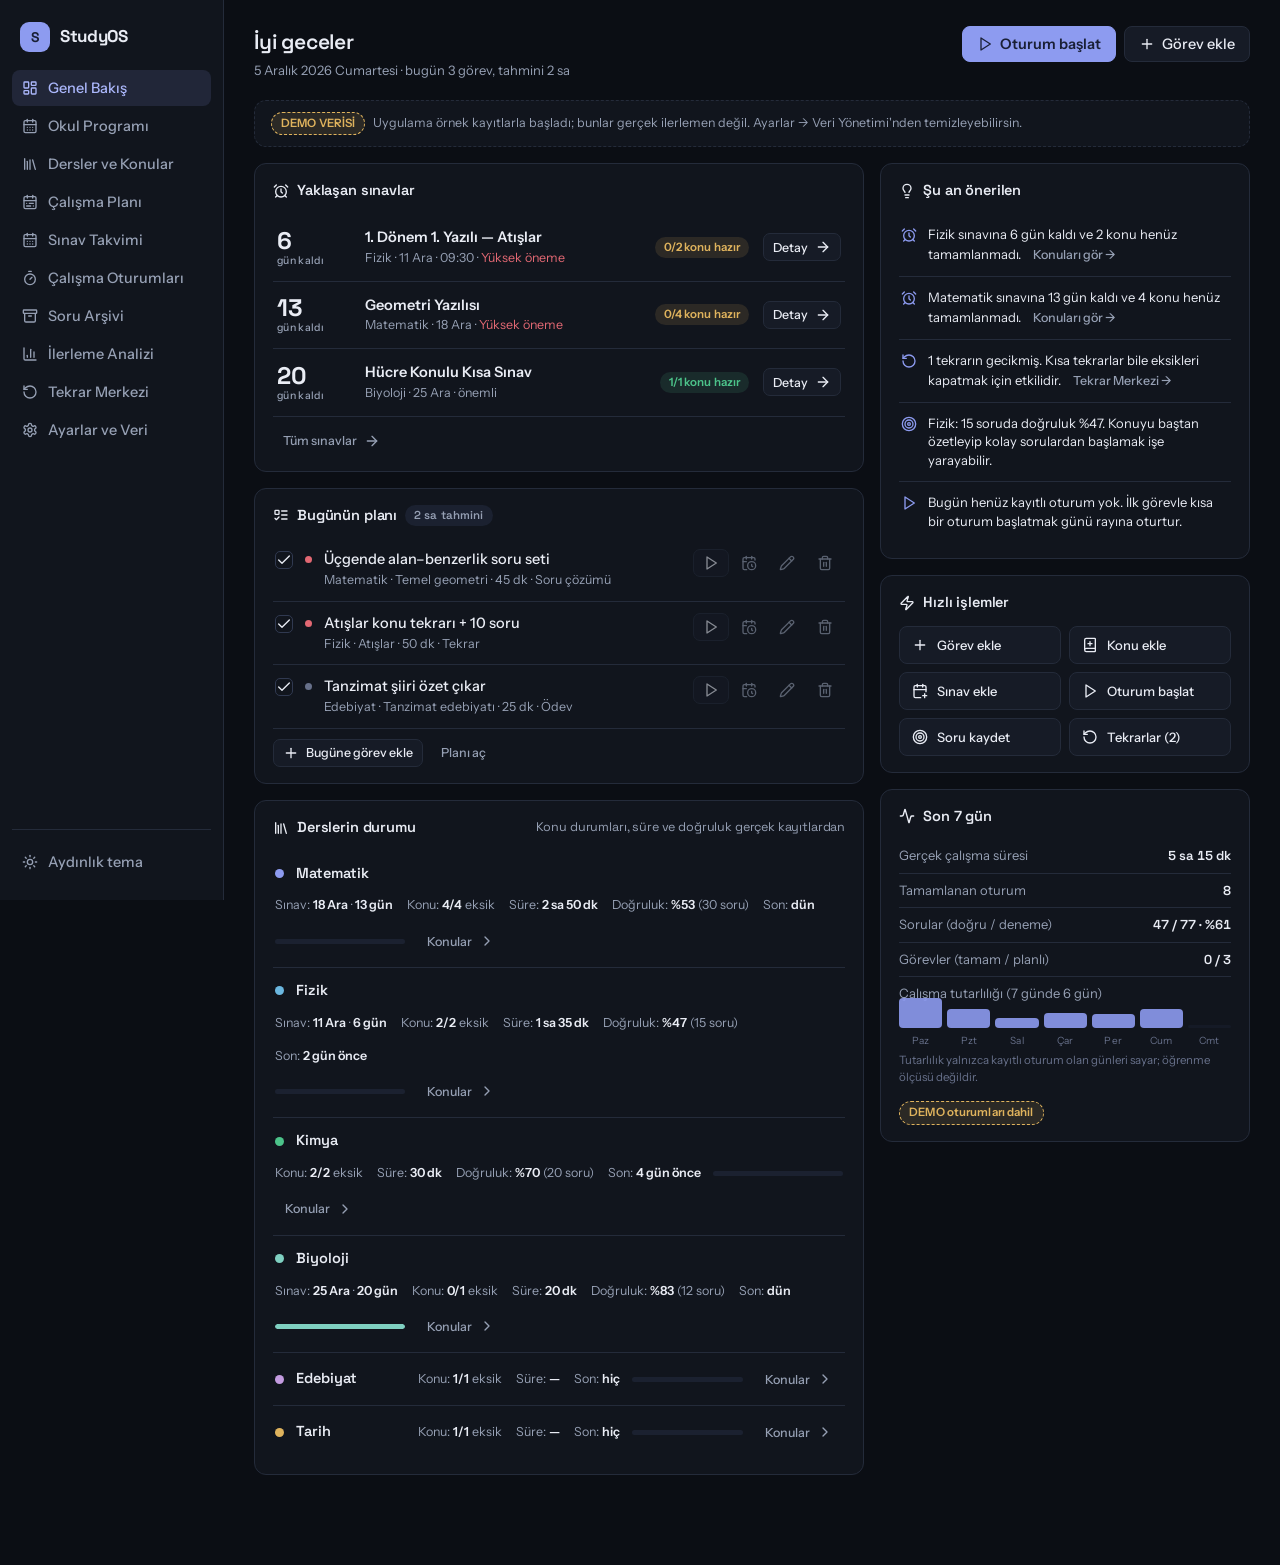
<file: index.html>
<!DOCTYPE html>
<html lang="tr" data-theme="dark">
<head>
<meta charset="UTF-8">
<meta name="viewport" content="width=device-width, initial-scale=1.0">
<title>StudyOS — Kişisel Akademik Komuta Merkezi</title>
<link rel="icon" href="favicon.svg" type="image/svg+xml">
<meta name="theme-color" content="#0b0e14">
<link rel="preconnect" href="https://fonts.googleapis.com">
<link rel="preconnect" href="https://fonts.gstatic.com" crossorigin>
<link href="https://fonts.googleapis.com/css2?family=Space+Grotesk:wght@500;600;700&family=Instrument+Sans:wght@400;500;600&display=swap" rel="stylesheet">
<script src="js/vendor/lucide.min.js"></script>
<link rel="stylesheet" href="css/style.css">
</head>
<body>
<div id="app"></div>
<div id="modal-root"></div>
<div id="toast-root"></div>
<script src="js/helpers.js"></script>
<script src="js/constants.js"></script>
<script src="js/storage.js"></script>
<script src="js/demo.js"></script>
<script src="js/state.js"></script>
<script src="js/derived.js"></script>
<script src="js/suggest.js"></script>
<script src="js/ui-core.js"></script>
<script src="js/views/overview.js"></script>
<script src="js/views/subjects.js"></script>
<script src="js/views/planner.js"></script>
<script src="js/views/exams.js"></script>
<script src="js/views/sessions.js"></script>
<script src="js/views/analytics.js"></script>
<script src="js/views/reviews.js"></script>
<script src="js/views/questions.js"></script>
<script src="js/views/settings.js"></script>
<script src="js/actions.js"></script>
<script src="js/main.js"></script>
</body>
</html>
</file>
<file: css/style.css>
/* ============ Tasarım Sistemi ============ */
:root{
  --bg:#0b0e14; --surface:#11151d; --surface2:#161b26; --surface3:#1b2130;
  --border:#242b3a; --border2:#303950;
  --text:#e9ecf4; --muted:#96a0b4; --faint:#67708a;
  --accent:#8d9bf0; --accent-strong:#aab6fa; --accent-ink:#1a2036; --accent-dim:rgba(141,155,240,.13);
  --ok:#4cc38a; --ok-dim:rgba(76,195,138,.13);
  --warn:#dfb35d; --warn-dim:rgba(223,179,93,.13);
  --danger:#e26873; --danger-dim:rgba(226,104,115,.12);
  --r:12px; --r-sm:8px;
  --shadow:0 6px 24px rgba(0,0,0,.35);
  --font-body:'Instrument Sans',sans-serif; --font-head:'Space Grotesk',sans-serif;
}
[data-theme="light"]{
  --bg:#f1f2f6; --surface:#ffffff; --surface2:#f6f7fa; --surface3:#eef0f5;
  --border:#dfe3ec; --border2:#c6cddc;
  --text:#1a2030; --muted:#5a6478; --faint:#8b93a8;
  --accent:#525fd0; --accent-strong:#414dbb; --accent-ink:#ffffff; --accent-dim:rgba(82,95,208,.09);
  --ok:#1f9d67; --ok-dim:rgba(31,157,103,.1);
  --warn:#a97a17; --warn-dim:rgba(169,122,23,.1);
  --danger:#c4404d; --danger-dim:rgba(196,64,77,.08);
  --shadow:0 6px 24px rgba(30,40,70,.1);
}
*{box-sizing:border-box;margin:0;padding:0}
html,body{height:100%}
body{background:var(--bg);color:var(--text);font-family:var(--font-body);font-size:14.5px;line-height:1.5;overflow-x:hidden;-webkit-font-smoothing:antialiased}
h1,h2,h3,h4{font-family:var(--font-head);font-weight:600;letter-spacing:-.01em}
button{font-family:inherit;font-size:inherit;color:inherit;background:none;border:none;cursor:pointer}
input,select,textarea{font-family:inherit;font-size:inherit;color:var(--text);background:var(--surface2);border:1px solid var(--border);border-radius:var(--r-sm);padding:8px 10px;width:100%;outline:none;transition:border-color .15s}
input:focus,select:focus,textarea:focus{border-color:var(--accent)}
input[type="checkbox"],input[type="radio"]{width:auto;accent-color:var(--accent)}
a{color:var(--accent);text-decoration:none}
:focus-visible{outline:2px solid var(--accent);outline-offset:2px;border-radius:4px}
::selection{background:var(--accent-dim)}
@media (prefers-reduced-motion:reduce){*{transition:none!important;animation:none!important}}
i[data-lucide]{width:16px;height:16px;flex:none}
.lucide{width:16px;height:16px;flex:none}

/* ============ Kabuk ============ */
#app{display:grid;grid-template-columns:224px 1fr;min-height:100vh}
aside{position:sticky;top:0;height:100vh;border-right:1px solid var(--border);background:var(--surface);display:flex;flex-direction:column;padding:18px 12px;overflow-y:auto}
.logo{display:flex;align-items:center;gap:10px;padding:4px 8px 18px;font-family:var(--font-head);font-size:17px;font-weight:700;letter-spacing:-.02em}
.logo-mark{width:30px;height:30px;border-radius:9px;background:var(--accent);color:var(--accent-ink);display:grid;place-items:center;font-size:14px;font-weight:700}
.nav-btn{display:flex;align-items:center;gap:10px;width:100%;padding:9px 10px;border-radius:var(--r-sm);color:var(--muted);font-weight:500;text-align:left;margin-bottom:2px;transition:background .12s,color .12s}
.nav-btn:hover{background:var(--surface2);color:var(--text)}
.nav-btn.active{background:var(--accent-dim);color:var(--accent-strong)}
.nav-btn i{opacity:.85}
.aside-foot{margin-top:auto;padding-top:14px;border-top:1px solid var(--border);display:flex;flex-direction:column;gap:4px}
main{min-width:0;padding:26px 30px 90px;max-width:1240px;width:100%}
.page-head{display:flex;align-items:flex-start;justify-content:space-between;gap:14px;flex-wrap:wrap;margin-bottom:20px}
.page-head h1{font-size:21px}
.page-head .sub{color:var(--muted);font-size:13px;margin-top:3px}
.head-actions{display:flex;gap:8px;flex-wrap:wrap}

/* ============ Bileşenler ============ */
.btn{display:inline-flex;align-items:center;gap:7px;padding:8px 14px;border-radius:var(--r-sm);border:1px solid var(--border);background:var(--surface2);font-weight:500;transition:background .12s,border-color .12s;white-space:nowrap}
.btn:hover{background:var(--surface3);border-color:var(--border2)}
.btn-primary{background:var(--accent);border-color:var(--accent);color:var(--accent-ink);font-weight:600}
.btn-primary:hover{background:var(--accent-strong);border-color:var(--accent-strong)}
.btn-danger{color:var(--danger);border-color:var(--danger)}
.btn-danger:hover{background:var(--danger-dim)}
.btn-ghost{border-color:transparent;background:transparent;color:var(--muted)}
.btn-ghost:hover{color:var(--text);background:var(--surface2)}
.btn-sm{padding:5px 9px;font-size:12.5px;border-radius:7px}
.btn-sm i{width:13px;height:13px}
.btn-icon{padding:7px;border-radius:7px}
.card{background:var(--surface);border:1px solid var(--border);border-radius:var(--r);padding:16px 18px}
.card h3{font-size:14.5px;margin-bottom:12px;display:flex;align-items:center;gap:8px}
.card h3 i{color:var(--muted);width:15px;height:15px}
.badge{display:inline-flex;align-items:center;gap:5px;padding:2px 9px;border-radius:99px;font-size:11.5px;font-weight:600;letter-spacing:.01em;white-space:nowrap}
.b-ok{background:var(--ok-dim);color:var(--ok)}
.b-warn{background:var(--warn-dim);color:var(--warn)}
.b-danger{background:var(--danger-dim);color:var(--danger)}
.b-info{background:var(--accent-dim);color:var(--accent-strong)}
.b-mut{background:var(--surface3);color:var(--muted)}
.b-demo{background:var(--warn-dim);color:var(--warn);border:1px dashed var(--warn)}
.row{display:flex;align-items:center;gap:8px;flex-wrap:wrap}
.spread{display:flex;align-items:center;justify-content:space-between;gap:10px;flex-wrap:wrap}
.muted{color:var(--muted)} .faint{color:var(--faint)} .small{font-size:12.5px}
.mono-num{font-family:var(--font-head);font-variant-numeric:tabular-nums}
.empty{padding:28px 16px;text-align:center;color:var(--muted)}
.empty i{width:26px;height:26px;color:var(--faint);margin-bottom:8px}
.empty p{font-size:13px;max-width:380px;margin:6px auto 0}
.divider{height:1px;background:var(--border);margin:12px 0}
.color-dot{width:9px;height:9px;border-radius:99px;flex:none}
.stat-line{display:flex;justify-content:space-between;padding:7px 0;border-bottom:1px solid var(--border);font-size:13px}
.stat-line:last-child{border-bottom:none}
.stat-line .v{font-weight:600}
kbd.hint{background:var(--surface3);border:1px solid var(--border);border-radius:5px;padding:1px 6px;font-size:11px;color:var(--muted)}

/* Dashboard grid */
.dash{display:grid;grid-template-columns:1.65fr 1fr;gap:16px;align-items:start}
.stack{display:flex;flex-direction:column;gap:16px;min-width:0}
.exam-row{display:flex;align-items:center;gap:14px;padding:13px 4px;border-bottom:1px solid var(--border);flex-wrap:wrap}
.exam-row:last-child{border-bottom:none}
.countdown{font-family:var(--font-head);font-size:24px;font-weight:700;line-height:1;min-width:74px}
.countdown small{display:block;font-size:10.5px;font-weight:500;color:var(--muted);margin-top:3px;font-family:var(--font-body);letter-spacing:.03em}

/* Görevler */
.task{display:flex;align-items:flex-start;gap:12px;padding:11px 2px;border-bottom:1px solid var(--border)}
.task:last-child{border-bottom:none}
.task.done .t-title{text-decoration:line-through;color:var(--faint)}
.chk{width:18px;height:18px;border:1.5px solid var(--border2);border-radius:5px;flex:none;margin-top:2px;display:grid;place-items:center;transition:background .12s}
.chk:hover{border-color:var(--accent)}
.chk.on{background:var(--accent);border-color:var(--accent)}
.chk i{width:12px;height:12px;color:var(--accent-ink);opacity:0}
.chk.on i{opacity:1}
.t-title{font-weight:500}
.task .acts{margin-left:auto;display:flex;gap:2px;opacity:.55;transition:opacity .12s}
.task:hover .acts{opacity:1}
.prio-dot{width:7px;height:7px;border-radius:99px;flex:none;margin-top:7px}

/* Ders satırı */
.subj-row{display:flex;align-items:center;gap:12px;padding:12px 2px;border-bottom:1px solid var(--border);flex-wrap:wrap}
.subj-row:last-child{border-bottom:none}
.subj-name{font-weight:600;font-family:var(--font-head)}
.subj-meta{display:flex;gap:14px;flex-wrap:wrap;color:var(--muted);font-size:12.5px}
.subj-meta b{color:var(--text);font-weight:600}
.sbar{height:5px;border-radius:99px;background:var(--surface3);overflow:hidden;flex:1;min-width:90px;max-width:130px}
.sbar>span{display:block;height:100%;border-radius:99px}

/* Quick actions */
.qa-grid{display:grid;grid-template-columns:1fr 1fr;gap:8px}
.qa{display:flex;align-items:center;gap:9px;padding:10px 12px;border:1px solid var(--border);border-radius:var(--r-sm);background:var(--surface2);font-size:13px;font-weight:500;text-align:left;transition:border-color .12s,background .12s}
.qa:hover{border-color:var(--accent);background:var(--accent-dim)}
.qa i{color:var(--accent)}

/* Haftalık tutarlılık */
.wk-dots{display:flex;gap:5px;align-items:flex-end;height:34px;margin-top:8px}
.wk-day{flex:1;display:flex;flex-direction:column;align-items:center;gap:5px}
.wk-bar{width:100%;border-radius:4px;background:var(--accent);min-height:3px;opacity:.9}
.wk-bar.zero{background:var(--surface3);min-height:3px;opacity:.5}
.wk-lab{font-size:10px;color:var(--faint);letter-spacing:.02em}

/* Planner */
.planner{display:grid;grid-template-columns:repeat(7,1fr);gap:8px}
.pday{background:var(--surface);border:1px solid var(--border);border-radius:var(--r-sm);padding:9px;min-height:130px;display:flex;flex-direction:column;gap:6px}
.pday.today{border-color:var(--accent)}
.pday .pd-head{display:flex;justify-content:space-between;align-items:baseline;font-size:11.5px;color:var(--muted)}
.pday .pd-head b{font-size:13px;color:var(--text);font-family:var(--font-head)}
.pmini{background:var(--surface2);border:1px solid var(--border);border-radius:6px;padding:4px 7px;font-size:11px;line-height:1.35;cursor:pointer;text-align:left;width:100%;overflow:hidden}
.pmini:hover{border-color:var(--accent)}
.pmini.done{opacity:.5;text-decoration:line-through}

/* Takvim */
.cal-grid{display:grid;grid-template-columns:repeat(7,minmax(0,1fr));gap:4px}
.cal-cell{aspect-ratio:1/.86;border:1px solid var(--border);border-radius:var(--r-sm);padding:5px 6px;font-size:11.5px;color:var(--muted);position:relative;background:var(--surface);min-height:48px}
.cal-cell.out{opacity:.32;background:transparent}
.cal-cell.today{border-color:var(--accent)}
.cal-cell .cdn{font-family:var(--font-head);font-size:12px;color:var(--text)}
.cal-ev{display:block;margin-top:3px;font-size:10px;line-height:1.3;padding:2px 5px;border-radius:4px;background:var(--accent-dim);color:var(--accent-strong);cursor:pointer;overflow:hidden;text-overflow:ellipsis;white-space:nowrap;text-align:left;width:100%}

/* Analitik */
.chart-wrap{width:100%;position:relative}
canvas.chart{width:100%;display:block}
.filters{display:flex;gap:8px;flex-wrap:wrap;align-items:center}
.seg{display:inline-flex;border:1px solid var(--border);border-radius:var(--r-sm);overflow:hidden}
.seg button{padding:6px 12px;font-size:12.5px;color:var(--muted);border-right:1px solid var(--border)}
.seg button:last-child{border-right:none}
.seg button.on{background:var(--accent-dim);color:var(--accent-strong);font-weight:600}

/* Tekrar */
.rev-item{display:flex;align-items:center;gap:12px;padding:11px 2px;border-bottom:1px solid var(--border);flex-wrap:wrap}
.rev-item:last-child{border-bottom:none}

/* Oturumlar */
.sess-row{display:flex;align-items:center;gap:12px;padding:11px 2px;border-bottom:1px solid var(--border);flex-wrap:wrap}
.sess-row:last-child{border-bottom:none}

/* Soru arşivi */
.question-filters{display:grid;grid-template-columns:repeat(3,minmax(130px,1fr)) minmax(180px,1.5fr);gap:12px;margin-bottom:16px}
.question-filters .fld{min-width:0;margin:0}
.question-list{display:grid;grid-template-columns:repeat(auto-fit,minmax(min(100%,390px),1fr));gap:14px}
.question-card{min-width:0;padding:15px}
.question-card-head{display:flex;justify-content:space-between;align-items:center;gap:8px;flex-wrap:wrap;margin-bottom:12px}
.question-card-body{display:flex;align-items:flex-start;gap:14px;min-width:0}
.question-copy{min-width:0;flex:1}
.question-copy h3{font-size:15px;margin:0 0 9px;overflow-wrap:anywhere}
.question-note{margin-top:8px;min-width:0}
.question-note>span{font-size:11.5px;font-weight:600}
.question-note p,.question-detail-text p{margin-top:2px;white-space:pre-wrap;overflow-wrap:anywhere;color:var(--text)}
.question-photo{display:flex;align-items:center;justify-content:center;min-width:0;overflow:hidden;background:var(--surface2);border:1px solid var(--border);border-radius:var(--r-sm)}
.question-card-body .question-photo{flex:0 0 150px;height:160px;max-height:190px}
.question-photo img{display:block;width:auto;height:auto;max-width:100%;max-height:100%;object-fit:contain}
.question-actions{display:flex;align-items:center;gap:6px;flex-wrap:wrap;margin-top:13px;padding-top:11px;border-top:1px solid var(--border)}
.question-actions .btn-ghost{margin-left:auto}
.question-empty{margin-top:14px}
.question-modal-photo{height:270px;max-height:270px;margin:0 0 8px}
.question-modal-photo img{max-height:260px;object-fit:contain}
.question-remove-image{display:flex;align-items:center;gap:7px;font-size:12.5px;color:var(--muted);margin:-2px 0 14px}
.question-remove-image input{width:auto}
.question-detail-title{font-size:17px;overflow-wrap:anywhere;margin-bottom:5px}
.question-detail-photo{height:260px;max-height:55vh;margin:12px 0}
.question-detail-photo img{max-height:52vh;object-fit:contain}
.question-detail-text{margin-top:14px;overflow-wrap:anywhere}
.question-detail-text>b{font-size:12.5px;color:var(--muted)}

/* Aktif oturum çubuğu */
#live-bar{position:fixed;left:20px;right:20px;bottom:18px;z-index:60;background:var(--surface);border:1px solid var(--border2);border-radius:var(--r);box-shadow:var(--shadow);padding:11px 16px;display:flex;align-items:center;gap:14px;flex-wrap:wrap}
.pulse{width:8px;height:8px;border-radius:99px;background:var(--ok);animation:pls 1.6s infinite}
.pulse.paused{background:var(--warn);animation:none}
@keyframes pls{0%,100%{opacity:1}50%{opacity:.35}}
#live-timer{font-family:var(--font-head);font-size:22px;font-weight:700;font-variant-numeric:tabular-nums;letter-spacing:.02em}

/* Modal & toast */
#modal-root .overlay{position:fixed;inset:0;background:rgba(5,7,12,.62);z-index:80;display:grid;place-items:center;padding:18px;animation:fin .14s ease-out}
[data-theme="light"] #modal-root .overlay{background:rgba(30,38,60,.3)}
@keyframes fin{from{opacity:0}}
.dialog{background:var(--surface);border:1px solid var(--border2);border-radius:14px;width:100%;max-width:520px;max-height:88vh;overflow-y:auto;box-shadow:var(--shadow);animation:mup .16s ease-out}
.dialog.wide{max-width:680px}
@keyframes mup{from{transform:translateY(10px);opacity:0}}
.dlg-head{display:flex;justify-content:space-between;align-items:center;padding:15px 18px;border-bottom:1px solid var(--border);position:sticky;top:0;background:var(--surface);z-index:2}
.dlg-head h3{font-size:15px}
.dlg-body{padding:18px}
.dlg-foot{display:flex;justify-content:flex-end;gap:8px;padding:14px 18px;border-top:1px solid var(--border);flex-wrap:wrap}
.fld{margin-bottom:13px}
.fld label{display:block;font-size:12.5px;font-weight:600;color:var(--muted);margin-bottom:5px}
.frow{display:grid;grid-template-columns:1fr 1fr;gap:10px}
.err-txt{color:var(--danger);font-size:12.5px;margin-top:5px;display:none}
.help{font-size:11.5px;color:var(--faint);margin-top:4px}
#toast-root{position:fixed;top:16px;right:16px;z-index:100;display:flex;flex-direction:column;gap:8px;max-width:340px}
.toast{display:flex;align-items:flex-start;gap:9px;background:var(--surface);border:1px solid var(--border2);border-left:3px solid var(--accent);border-radius:var(--r-sm);padding:11px 14px;font-size:13px;box-shadow:var(--shadow);animation:tin .18s ease-out}
.toast.ok{border-left-color:var(--ok)} .toast.err{border-left-color:var(--danger)} .toast.warn{border-left-color:var(--warn)}
@keyframes tin{from{transform:translateX(20px);opacity:0}}

/* Konu listesi */
.topic-row{display:flex;align-items:center;gap:10px;padding:10px 2px;border-bottom:1px solid var(--border);flex-wrap:wrap}
.topic-row:last-child{border-bottom:none}
.top-title{font-weight:500}
.subtopics{margin:4px 0 4px 26px;border-left:2px solid var(--border);padding-left:12px}
.conf-stars{display:inline-flex;gap:2px}
.conf-stars i{width:11px;height:11px}

/* Öneriler */
.reco{display:flex;gap:11px;padding:11px 2px;border-bottom:1px solid var(--border);align-items:flex-start}
.reco:last-child{border-bottom:none}
.reco>svg,.reco>i{width:16px;height:16px;color:var(--accent);margin-top:2px;flex:none}
.reco .rt{font-size:13px;line-height:1.45}

/* Form checkbox listesi */
.chk-list{max-height:210px;overflow-y:auto;border:1px solid var(--border);border-radius:var(--r-sm);padding:6px}
.chk-item{display:flex;align-items:center;gap:9px;padding:6px 8px;border-radius:6px;font-size:13px;cursor:pointer}
.chk-item:hover{background:var(--surface2)}
.chk-item input{width:15px;height:15px}

/* Ayarlar */
.set-grid{display:grid;grid-template-columns:repeat(auto-fit,minmax(240px,1fr));gap:16px;align-items:start}
.day-toggles{display:flex;gap:6px;flex-wrap:wrap}
.day-tg{padding:6px 11px;border:1px solid var(--border);border-radius:8px;font-size:12.5px;color:var(--muted)}
.day-tg.on{background:var(--accent-dim);border-color:var(--accent);color:var(--accent-strong);font-weight:600}
.school-image-frame{display:flex;justify-content:center;align-items:center;min-height:180px;max-height:75vh;overflow:auto;padding:14px;background:var(--surface2);border:1px solid var(--border);border-radius:var(--r-sm)}
.school-image-frame img{display:block;max-width:100%;max-height:70vh;width:auto;height:auto;object-fit:contain}
.school-upload-actions{display:flex;gap:8px;flex-wrap:wrap}

/* ============ Duyarlılık ============ */
@media (max-width:980px){
  #app{grid-template-columns:1fr}
  aside{position:static;height:auto;flex-direction:row;align-items:center;gap:4px;overflow-x:auto;padding:10px 14px;border-right:none;border-bottom:1px solid var(--border);flex-wrap:nowrap}
  .logo{padding:0 12px 0 2px;white-space:nowrap}
  .nav-btn{width:auto;margin:0;padding:8px 12px;white-space:nowrap}
  .nav-btn span{display:none}
  .aside-foot{margin:0 0 0 auto;border:none;padding:0;flex-direction:row}
  main{padding:18px 16px 110px}
  .dash{grid-template-columns:1fr}
  .planner{grid-template-columns:1fr 1fr}
  .frow{grid-template-columns:1fr}
}
@media (max-width:760px){
  .question-filters{grid-template-columns:repeat(2,minmax(0,1fr))}
  .question-filters .fld:last-child{grid-column:1/-1}
}
@media (max-width:560px){
  .planner{grid-template-columns:1fr}
  .qa-grid{grid-template-columns:1fr}
  .question-filters{grid-template-columns:minmax(0,1fr)}
  .question-filters .fld:last-child{grid-column:auto}
  .question-card-body{flex-direction:column}
  .question-card-body .question-photo{width:100%;height:220px;max-height:220px;flex-basis:auto}
  .question-actions .btn-ghost{margin-left:0}
  .cal-cell{aspect-ratio:auto}
  #live-bar{left:10px;right:10px;bottom:10px}
  .countdown{font-size:20px;min-width:60px}
  .school-image-frame{max-height:68vh;padding:6px}
  .school-image-frame img{max-height:64vh}
}
</file>
